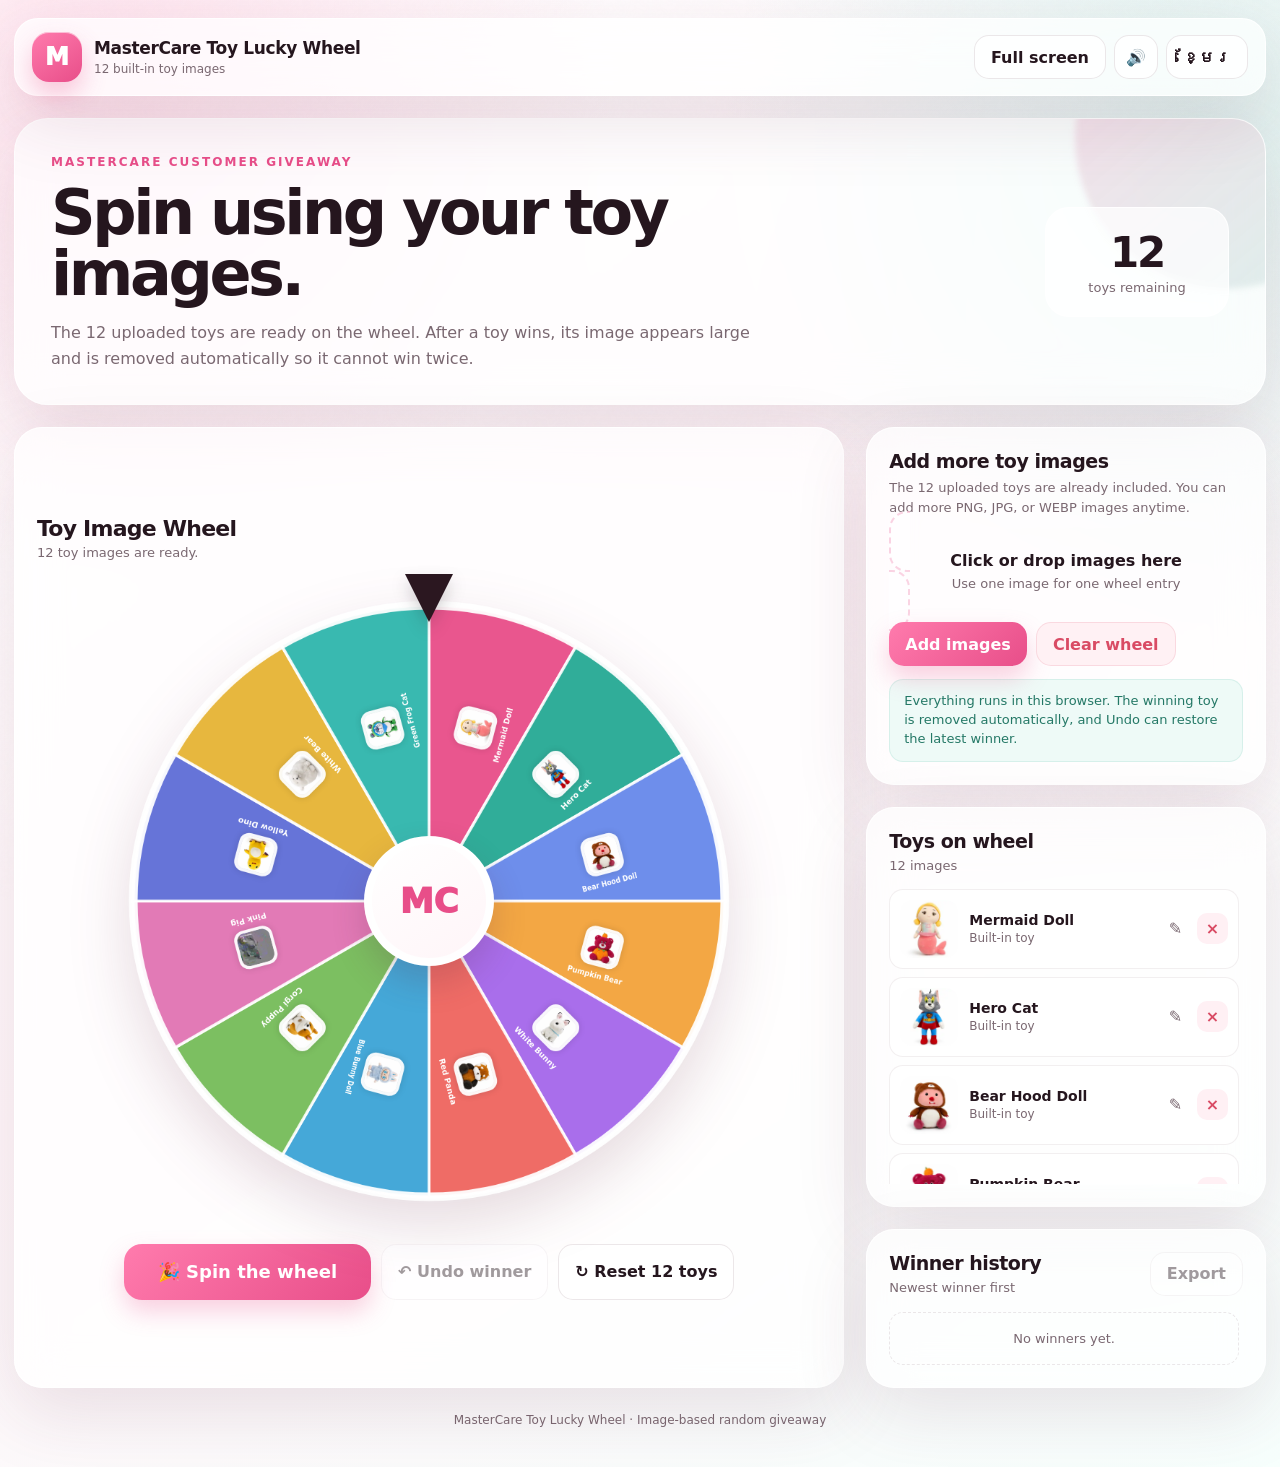
<file: mastercare-wheel/index.html>
<!DOCTYPE html>
<html lang="en">
<head>
<meta charset="UTF-8">
<meta name="viewport" content="width=device-width, initial-scale=1.0">
<meta name="theme-color" content="#fff7fa">
<meta name="description" content="MasterCare image lucky wheel with built-in toy images and automatic winner removal.">
<title>MasterCare Toy Lucky Wheel</title>
<link rel="stylesheet" href="styles.css">
</head>
<body>
<div class="app">
<header class="glass">
<div class="brand">
<div class="brand-mark">M</div>
<div>
<strong>MasterCare Toy Lucky Wheel</strong>
<span data-en="12 built-in toy images" data-kh="មានរូបតុក្កតាស្រាប់ 12 រូប">12 built-in toy images</span>
</div>
</div>
<div class="header-actions">
<button class="secondary-btn hide-mobile" id="fullscreenBtn" data-en="Full screen" data-kh="ពេញអេក្រង់">Full screen</button>
<button class="icon-btn" id="soundBtn" title="Sound">🔊</button>
<button class="secondary-btn" id="langBtn">ខ្មែរ</button>
</div>
</header>
<section class="hero glass">
<div>
<span class="eyebrow" data-en="MasterCare Customer Giveaway" data-kh="កម្មវិធីចាប់រង្វាន់អតិថិជន MasterCare">MasterCare Customer Giveaway</span>
<h1 data-en="Spin using your toy images." data-kh="បង្វិលកង់ដោយប្រើរូបតុក្កតារបស់អ្នក។">Spin using your toy images.</h1>
<p data-en="The 12 uploaded toys are ready on the wheel. After a toy wins, its image appears large and is removed automatically so it cannot win twice."
data-kh="រូបតុក្កតា 12 រូបដែលបានអាប់ឡូដ ត្រៀមរួចក្នុងកង់។ ពេលរូបណាមួយឈ្នះ វានឹងបង្ហាញធំ ហើយដកចេញដោយស្វ័យប្រវត្តិ ដើម្បីកុំឱ្យឈ្នះពីរដង។">
The 12 uploaded toys are ready on the wheel. After a toy wins, its image appears large and is removed automatically so it cannot win twice.
</p>
</div>
<div class="hero-stat">
<strong id="toyCount">12</strong>
<span data-en="toys remaining" data-kh="តុក្កតានៅសល់">toys remaining</span>
</div>
</section>
<main class="workspace">
<section class="wheel-card glass">
<div class="section-title">
<div>
<h2 data-en="Toy Image Wheel" data-kh="កង់រូបតុក្កតា">Toy Image Wheel</h2>
<p id="wheelStatus">12 toy images are ready.</p>
</div>
</div>
<div class="wheel-wrap">
<canvas id="wheel" width="900" height="900" aria-label="Random toy image wheel"></canvas>
<div class="pointer"></div>
<div class="wheel-center">MC</div>
<div class="empty-wheel" id="emptyWheel">
<div>
<strong data-en="The wheel is empty" data-kh="កង់មិនមានរូបភាព">The wheel is empty</strong>
<span data-en="Reset the 12 toys or upload more images." data-kh="ស្តាររូបតុក្កតា 12 រូប ឬអាប់ឡូដរូបភាពបន្ថែម។">Reset the 12 toys or upload more images.</span>
</div>
</div>
</div>
<div class="wheel-actions">
<button class="primary-btn" id="spinBtn">🎉 <span data-en="Spin the wheel" data-kh="បង្វិលកង់">Spin the wheel</span></button>
<button class="secondary-btn" id="undoBtn" disabled>↶ <span data-en="Undo winner" data-kh="ត្រឡប់អ្នកឈ្នះ">Undo winner</span>
<button class="secondary-btn" id="resetBtn">↻ <span data-en="Reset 12 toys" data-kh="ស្តារតុក្កតា 12 រូប">Reset 12 toys</span></button>
</div>
</section>
<aside class="side">
<section class="panel glass">
<h3 data-en="Add more toy images" data-kh="បន្ថែមរូបតុក្កតា">Add more toy images</h3>
<p class="sub" data-en="The 12 uploaded toys are already included. You can add more PNG, JPG, or WEBP images anytime."
data-kh="រូបតុក្កតា 12 រូបបានដាក់ស្រាប់រួចហើយ។ អ្នកអាចបន្ថែម PNG JPG ឬ WEBP បានគ្រប់ពេល។">
The 12 uploaded toys are already included. You can add more PNG, JPG, or WEBP images anytime.
</p>
<label class="drop-zone" id="dropZone">
<input type="file" id="fileInput" accept="image/*" multiple>
<b data-en="Click or drop images here" data-kh="ចុច ឬទម្លាក់រូបភាពទីនេះ">Click or drop images here</b>
<span data-en="Use one image for one wheel entry" data-kh="ប្រើរូបភាព 1 សម្រាប់ Entry 1">Use one image for one wheel entry</span>
</label>
<div class="form-actions">
<button class="primary-btn" id="addImagesBtn" data-en="Add images" data-kh="បន្ថែមរូបភាព">Add images</button>
<button class="danger-btn" id="clearBtn" data-en="Clear wheel" data-kh="លុបរូបក្នុងកង់">Clear wheel</button>
</div>
<div class="notice" data-en="Everything runs in this browser. The winning toy is removed automatically, and Undo can restore the latest winner."
data-kh="អ្វីៗដំណើរការក្នុង Browser នេះ។ តុក្កតាដែលឈ្នះត្រូវដកចេញដោយស្វ័យប្រវត្តិ ហើយ Undo អាចស្តារអ្នកឈ្នះចុងក្រោយបាន។">
Everything runs in this browser. The winning toy is removed automatically, and Undo can restore the latest winner.
</div>
</section>
<section class="panel glass">
<div class="section-title">
<div>
<h3 data-en="Toys on wheel" data-kh="តុក្កតាក្នុងកង់">Toys on wheel</h3>
<p id="listCount">12 images</p>
</div>
</div>
<div class="toy-list" id="toyList"></div>
</section>
<section class="panel glass">
<div class="section-title">
<div>
<h3 data-en="Winner history" data-kh="ប្រវត្តិអ្នកឈ្នះ">Winner history</h3>
<p data-en="Newest winner first" data-kh="អ្នកឈ្នះថ្មីបង្ហាញមុន">Newest winner first</p>
</div>
<button class="secondary-btn" id="exportBtn" data-en="Export" data-kh="ទាញយក">Export</button>
</div>
<div class="winner-list" id="winnerList"></div>
</section>
</aside>
</main>
<footer>MasterCare Toy Lucky Wheel · Image-based random giveaway</footer>
</div>
<div class="modal hidden" id="winnerModal">
<div class="backdrop"></div>
<div class="winner-modal">
<div class="winner-content">
<span class="trophy">🏆</span>
<h2 data-en="Winning toy!" data-kh="តុក្កតាដែលឈ្នះ!">Winning toy!</h2>
<div class="winner-image" id="winnerImage" role="img" aria-label="Winning toy"></div>
<div class="winner-name" id="winnerName"></div>
<div class="removed-note" data-en="✓ Removed automatically from the wheel" data-kh="✓ បានដកចេញពីកង់ដោយស្វ័យប្រវត្តិ">✓ Removed automatically from the wheel</div>
<div class="modal-actions">
<button class="primary-btn" id="continueBtn" data-en="Continue" data-kh="បន្ត">Continue</button>
<button class="secondary-btn" id="winnerUndoBtn" data-en="Undo removal" data-kh="ត្រឡប់ទៅកង់">Undo removal</button>
</div>
</div>
</div>
</div>
<script src="app-core.js"></script>
<script src="app-actions.js"></script>
</body>
</html>
</file>
<file: mastercare-wheel/styles.css>
:root{
--bg:#fff9fb;--surface:rgba(255,255,255,.74);--surface-strong:rgba(255,255,255,.94);
--line:rgba(68,28,47,.10);--text:#25161e;--muted:#7a6871;--pink:#e84e89;--pink2:#ff7bad;
--green:#29a48b;--danger:#d94b64;--shadow:0 24px 72px rgba(100,42,67,.13);--radius:28px
}
*{box-sizing:border-box}
html{scroll-behavior:smooth}
body{
margin:0;min-height:100vh;color:var(--text);
font-family:Inter,ui-sans-serif,system-ui,-apple-system,BlinkMacSystemFont,"Segoe UI",sans-serif;
background:
radial-gradient(circle at 8% 4%,rgba(255,163,198,.28),transparent 28%),
radial-gradient(circle at 94% 10%,rgba(114,226,203,.22),transparent 27%),
linear-gradient(145deg,#fff,#fff7fa 48%,#f7fffd);
overflow-x:hidden
}
body:before{
content:"";position:fixed;inset:0;pointer-events:none;opacity:.18;
background-image:url("data:image/svg+xml,%3Csvg viewBox='0 0 160 160' xmlns='http://www.w3.org/2000/svg'%3E%3Cfilter id='n'%3E%3CfeTurbulence type='fractalNoise' baseFrequency='.9' numOctaves='2' stitchTiles='stitch'/%3E%3C/filter%3E%3Crect width='100%25' height='100%25' filter='url(%23n)' opacity='.08'/%3E%3C/svg%3E")
}
button,input{font:inherit}
button{cursor:pointer}
img{display:block;max-width:100%}
.app{width:min(1440px,calc(100% - 28px));margin:0 auto;padding:18px 0 40px}
.glass{
background:var(--surface);border:1px solid rgba(255,255,255,.84);box-shadow:var(--shadow);
backdrop-filter:blur(22px) saturate(150%);-webkit-backdrop-filter:blur(22px) saturate(150%)
}
header{
min-height:76px;border-radius:24px;padding:13px 17px;display:flex;align-items:center;justify-content:space-between;
gap:14px;position:sticky;top:10px;z-index:20
}
.brand{display:flex;align-items:center;gap:12px}
.brand-mark{
width:50px;height:50px;border-radius:17px;display:grid;place-items:center;color:#fff;font-weight:950;font-size:24px;
background:linear-gradient(145deg,var(--pink2),var(--pink));
box-shadow:0 12px 25px rgba(232,78,137,.30),inset 0 1px 0 rgba(255,255,255,.55)
}
.brand strong{display:block;font-size:17px;letter-spacing:-.02em}
.brand span{font-size:12px;color:var(--muted)}
.header-actions{display:flex;align-items:center;gap:8px;flex-wrap:wrap}
.icon-btn,.secondary-btn,.danger-btn,.primary-btn{
border:0;border-radius:15px;min-height:44px;padding:0 16px;font-weight:780;transition:.2s ease
}
.icon-btn,.secondary-btn{background:rgba(255,255,255,.78);color:var(--text);border:1px solid var(--line)}
.icon-btn{width:44px;padding:0;display:grid;place-items:center}
.primary-btn{
color:#fff;background:linear-gradient(135deg,var(--pink2),var(--pink));
box-shadow:0 12px 25px rgba(232,78,137,.26)
}
.danger-btn{color:var(--danger);background:#fff1f4;border:1px solid rgba(217,75,100,.14)}
button:hover{transform:translateY(-2px)}
button:active{transform:translateY(0) scale(.98)}
button:disabled{opacity:.43;cursor:not-allowed;transform:none}
.hero{
margin-top:22px;border-radius:34px;padding:32px 36px;display:flex;align-items:center;justify-content:space-between;
gap:26px;overflow:hidden;position:relative
}
.hero:after{
content:"";position:absolute;width:300px;height:300px;border-radius:50%;right:-110px;top:-130px;
background:linear-gradient(140deg,rgba(255,123,173,.24),rgba(41,164,139,.14));filter:blur(3px)
}
.eyebrow{font-size:12px;letter-spacing:.17em;color:var(--pink);font-weight:900;text-transform:uppercase}
h1{font-size:clamp(32px,5vw,62px);line-height:.98;letter-spacing:-.055em;margin:13px 0 15px;max-width:790px}
.hero p{font-size:16px;line-height:1.65;color:var(--muted);max-width:700px;margin:0}
.hero-stat{
min-width:184px;border-radius:24px;padding:20px;position:relative;z-index:2;text-align:center;
background:rgba(255,255,255,.72);border:1px solid rgba(255,255,255,.87)
}
.hero-stat strong{display:block;font-size:42px;letter-spacing:-.05em}
.hero-stat span{color:var(--muted);font-size:13px}
.workspace{margin-top:22px;display:grid;grid-template-columns:minmax(0,1.35fr) minmax(340px,.65fr);gap:22px}
.wheel-card,.panel{border-radius:var(--radius);padding:22px}
.wheel-card{min-height:730px;display:flex;flex-direction:column;align-items:center;justify-content:center;overflow:hidden}
.section-title{width:100%;display:flex;align-items:center;justify-content:space-between;gap:12px;margin-bottom:16px}
.section-title h2,.section-title h3{font-size:22px;letter-spacing:-.035em;margin:0}
.section-title p{margin:4px 0 0;color:var(--muted);font-size:13px}
.wheel-wrap{width:min(650px,92vw);aspect-ratio:1;position:relative;display:grid;place-items:center}
#wheel{width:100%;height:100%;filter:drop-shadow(0 24px 30px rgba(97,40,64,.16))}
.pointer{
position:absolute;top:-2px;left:50%;transform:translateX(-50%);z-index:5;width:0;height:0;
border-left:24px solid transparent;border-right:24px solid transparent;border-top:48px solid #2b1720;
filter:drop-shadow(0 8px 8px rgba(36,21,29,.18))
}
.wheel-center{
position:absolute;width:20%;aspect-ratio:1;border-radius:50%;display:grid;place-items:center;z-index:4;
background:linear-gradient(145deg,#fff,#fff5f8);border:8px solid rgba(255,255,255,.94);
box-shadow:0 16px 34px rgba(92,40,63,.20);color:var(--pink);font-weight:950;font-size:clamp(18px,3vw,34px)
}
.empty-wheel{position:absolute;inset:0;display:grid;place-items:center;text-align:center;padding:32px;color:var(--muted);pointer-events:none}
.empty-wheel strong{display:block;color:var(--text);font-size:20px;margin-bottom:8px}
.wheel-actions{margin-top:18px;display:flex;flex-wrap:wrap;justify-content:center;gap:10px}
#spinBtn{font-size:18px;min-height:56px;padding:0 34px;border-radius:18px}
.side{display:grid;gap:22px;align-content:start}
.panel h3{font-size:19px;margin:0 0 6px;letter-spacing:-.025em}
.panel .sub{color:var(--muted);font-size:13px;margin:0 0 15px;line-height:1.5}
.drop-zone{
border:2px dashed rgba(232,78,137,.24);border-radius:18px;padding:19px;text-align:center;
background:rgba(255,255,255,.60);transition:.2s
}
.drop-zone.drag{border-color:var(--pink);background:#fff5f9}
.drop-zone input{display:none}
.drop-zone b{display:block;font-size:16px}
.drop-zone span{display:block;color:var(--muted);font-size:13px;margin-top:6px}
.form-actions{display:flex;gap:9px;flex-wrap:wrap;margin-top:12px}
.notice{margin-top:13px;padding:12px 14px;border-radius:14px;background:#eefaf7;color:#247866;font-size:13px;line-height:1.45;border:1px solid rgba(41,164,139,.12)}
.toy-list,.winner-list{display:grid;gap:8px;max-height:295px;overflow:auto;padding-right:4px}
.toy-item,.winner-item{
display:flex;align-items:center;gap:11px;padding:10px;border-radius:14px;background:rgba(255,255,255,.68);
border:1px solid rgba(68,28,47,.07)
}
.thumb{width:58px;height:58px;border-radius:12px;object-fit:cover;background:#f2f2f2 center/cover no-repeat;flex:0 0 auto}
.item-meta{min-width:0;flex:1}
.item-meta strong,.item-meta small{display:block;white-space:nowrap;overflow:hidden;text-overflow:ellipsis}
.item-meta strong{font-size:14px}
.item-meta small{font-size:12px;color:var(--muted);margin-top:3px}
.mini-actions{display:flex;gap:6px}
.mini-btn{border:0;width:31px;height:31px;border-radius:10px;background:#fff;color:var(--muted);font-weight:800}
.mini-btn.remove{background:#fff0f4;color:var(--danger)}
.empty-list{padding:18px;text-align:center;color:var(--muted);font-size:13px;border:1px dashed var(--line);border-radius:14px}
.modal{position:fixed;inset:0;z-index:100;display:grid;place-items:center;padding:20px}
.modal.hidden{display:none}
.backdrop{position:absolute;inset:0;background:rgba(34,18,26,.34);backdrop-filter:blur(12px)}
.winner-modal{
position:relative;width:min(560px,100%);border-radius:34px;padding:30px;text-align:center;overflow:hidden;
background:rgba(255,255,255,.95);border:1px solid rgba(255,255,255,.96);box-shadow:0 34px 100px rgba(59,25,40,.25)
}
.winner-modal:before{
content:"";position:absolute;inset:-130px;
background:conic-gradient(from 90deg,transparent,rgba(255,123,173,.25),transparent,rgba(41,164,139,.19),transparent);
animation:rotate 7s linear infinite
}
@keyframes rotate{to{transform:rotate(360deg)}}
.winner-content{position:relative}
.trophy{font-size:62px;display:block;animation:bounce .8s ease both}
@keyframes bounce{0%{transform:scale(.3) rotate(-10deg);opacity:0}60%{transform:scale(1.18) rotate(4deg)}100%{transform:scale(1);opacity:1}}
.winner-modal h2{font-size:22px;margin:8px 0 4px}
.winner-image{width:min(300px,72vw);aspect-ratio:1;border-radius:28px;margin:12px auto 16px;border:8px solid rgba(255,255,255,.93);box-shadow:0 20px 50px rgba(88,38,60,.20);background:#f2f2f2 center/cover no-repeat}
.winner-name{font-size:clamp(29px,6vw,46px);font-weight:950;letter-spacing:-.05em;color:var(--pink);margin:6px 0 12px;word-break:break-word}
.removed-note{font-size:13px;color:var(--green);padding:9px 13px;border-radius:999px;background:#edf9f6;display:inline-block;margin-bottom:20px}
.modal-actions{display:flex;gap:10px;justify-content:center;flex-wrap:wrap}
.confetti{position:fixed;top:-20px;width:12px;height:18px;z-index:140;animation:fall var(--d) linear forwards;transform:rotate(var(--r));border-radius:3px}
@keyframes fall{to{transform:translate3d(var(--x),110vh,0) rotate(900deg);opacity:.9}}
footer{padding:25px 8px 0;text-align:center;color:var(--muted);font-size:12px}
@media(max-width:980px){
.workspace{grid-template-columns:1fr}.side{grid-template-columns:1fr 1fr}.wheel-card{min-height:auto}
}
@media(max-width:680px){
.app{width:min(100% - 18px,1440px);padding-top:8px}
header{top:7px;padding:11px 12px}.brand span{display:none}.hide-mobile{display:none}
.hero{padding:25px 20px;display:block}.hero-stat{margin-top:18px;min-width:0;text-align:left}.hero-stat strong{font-size:32px}
.workspace,.side{grid-template-columns:1fr}.wheel-card,.panel{padding:16px;border-radius:23px}
.pointer{border-left-width:18px;border-right-width:18px;border-top-width:38px}.wheel-center{border-width:5px}
.section-title{align-items:flex-start}
}
</file>
